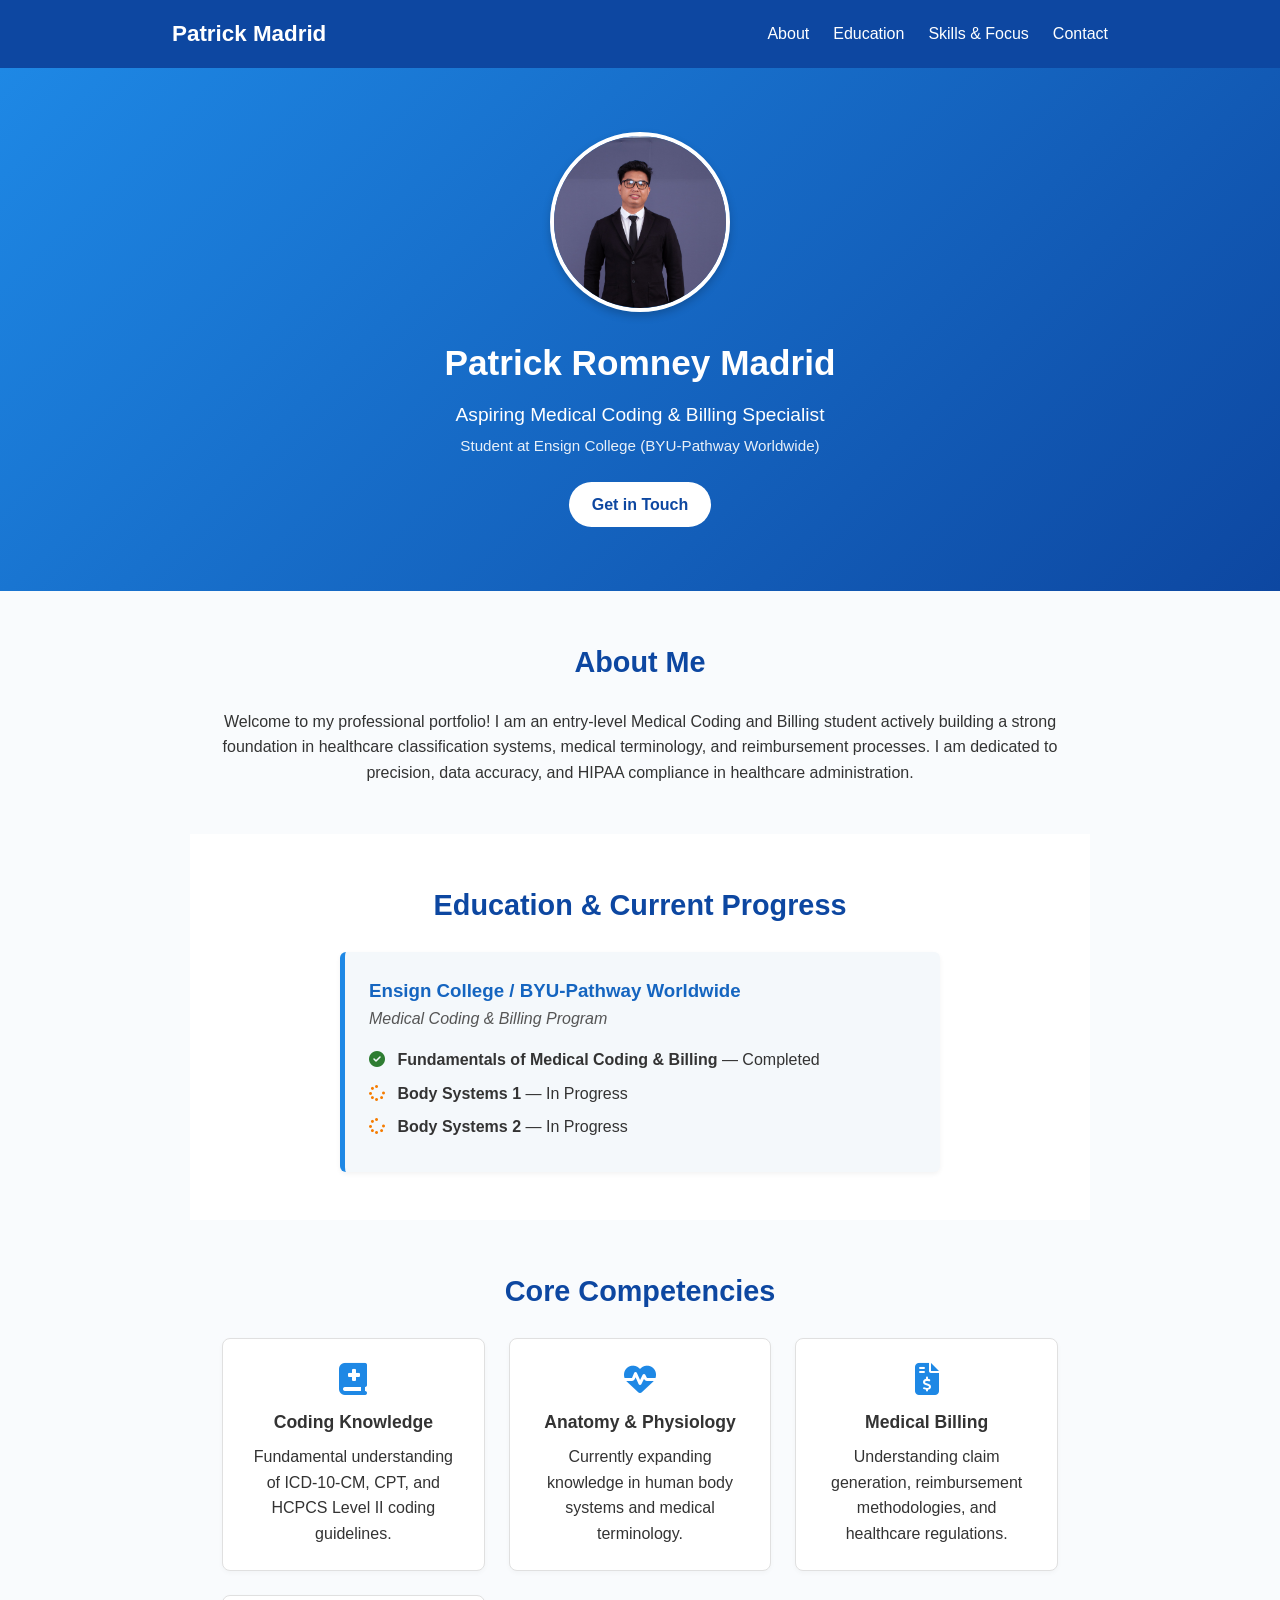
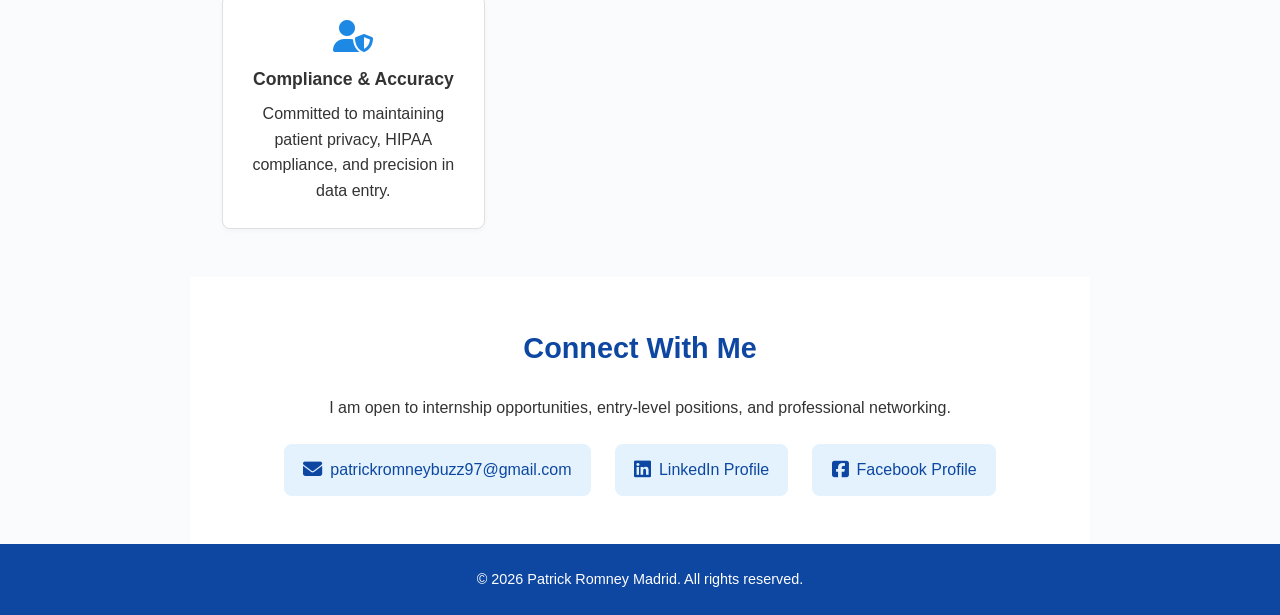
<file: index.html>
<!DOCTYPE html>
<html lang="en">
<head>
    <meta charset="UTF-8">
    <meta name="viewport" content="width=device-width, initial-scale=1.0">
    <title>Patrick Romney Madrid - Medical Coding Portfolio</title>
    <link rel="stylesheet" href="style.css">
    <!-- Font Awesome for Social Icons -->
    <link rel="stylesheet" href="https://cdnjs.cloudflare.com/ajax/libs/font-awesome/6.4.0/css/all.min.css">
</head>
<body>

    <!-- Navigation Header -->
    <header>
        <nav class="navbar">
            <div class="logo">Patrick Madrid</div>
            <ul class="nav-links">
                <li><a href="#about">About</a></li>
                <li><a href="#education">Education</a></li>
                <li><a href="#skills">Skills & Focus</a></li>
                <li><a href="#contact">Contact</a></li>
            </ul>
        </nav>
    </header>

    <!-- Hero / Profile Section -->
    <section id="hero">
        <div class="hero-container">
            <img src="DSC_0772.jpg" alt="Patrick Romney Madrid Profile Picture" id="profile-img">
            <h1>Patrick Romney Madrid</h1>
            <p class="tagline">Aspiring Medical Coding & Billing Specialist</p>
            <p class="sub-tagline">Student at Ensign College (BYU-Pathway Worldwide)</p>
            <a href="#contact" class="btn">Get in Touch</a>
        </div>
    </section>

    <!-- About Me Section -->
    <section id="about" class="section">
        <h2>About Me</h2>
        <p>
            Welcome to my professional portfolio! I am an entry-level Medical Coding and Billing student actively building a strong foundation in healthcare classification systems, medical terminology, and reimbursement processes. I am dedicated to precision, data accuracy, and HIPAA compliance in healthcare administration.
        </p>
    </section>

    <!-- Education & Status -->
    <section id="education" class="section bg-light">
        <h2>Education & Current Progress</h2>
        <div class="card">
            <h3>Ensign College / BYU-Pathway Worldwide</h3>
            <p class="degree">Medical Coding & Billing Program</p>
            <ul class="course-list">
                <li><i class="fa-solid fa-circle-check completed"></i> <strong>Fundamentals of Medical Coding & Billing</strong> — Completed</li>
                <li><i class="fa-solid fa-spinner in-progress"></i> <strong>Body Systems 1</strong> — In Progress</li>
                <li><i class="fa-solid fa-spinner in-progress"></i> <strong>Body Systems 2</strong> — In Progress</li>
            </ul>
        </div>
    </section>

    <!-- Skills Section -->
    <section id="skills" class="section">
        <h2>Core Competencies</h2>
        <div class="skills-grid">
            <div class="skill-card">
                <i class="fa-solid fa-book-medical"></i>
                <h3>Coding Knowledge</h3>
                <p>Fundamental understanding of ICD-10-CM, CPT, and HCPCS Level II coding guidelines.</p>
            </div>
            <div class="skill-card">
                <i class="fa-solid fa-heart-pulse"></i>
                <h3>Anatomy & Physiology</h3>
                <p>Currently expanding knowledge in human body systems and medical terminology.</p>
            </div>
            <div class="skill-card">
                <i class="fa-solid fa-file-invoice-dollar"></i>
                <h3>Medical Billing</h3>
                <p>Understanding claim generation, reimbursement methodologies, and healthcare regulations.</p>
            </div>
            <div class="skill-card">
                <i class="fa-solid fa-user-shield"></i>
                <h3>Compliance & Accuracy</h3>
                <p>Committed to maintaining patient privacy, HIPAA compliance, and precision in data entry.</p>
            </div>
        </div>
    </section>

    <!-- Contact Section -->
    <section id="contact" class="section bg-light">
        <h2>Connect With Me</h2>
        <p>I am open to internship opportunities, entry-level positions, and professional networking.</p>
        
        <div class="contact-links">
            <a href="mailto:patrickromneybuzz97@gmail.com" class="contact-item">
                <i class="fa-solid fa-envelope"></i>
                <span>patrickromneybuzz97@gmail.com</span>
            </a>
            <a href="https://www.linkedin.com/in/patrick-romney-madrid-0456ba289/" target="_blank" rel="noopener noreferrer" class="contact-item">
                <i class="fa-brands fa-linkedin"></i>
                <span>LinkedIn Profile</span>
            </a>
            <a href="https://www.facebook.com/patrickromney.madridii" target="_blank" rel="noopener noreferrer" class="contact-item">
                <i class="fa-brands fa-square-facebook"></i>
                <span>Facebook Profile</span>
            </a>
        </div>
    </section>

    <!-- Footer -->
    <footer>
        <p>&copy; <span id="year"></span> Patrick Romney Madrid. All rights reserved.</p>
    </footer>

    <script src="script.js"></script>
</body>
</html>
</file>
<file: style.css>
/* General Reset */
* {
    margin: 0;
    padding: 0;
    box-sizing: border-box;
    font-family: 'Segoe UI', Tahoma, Geneva, Verdana, sans-serif;
}

body {
    color: #333;
    line-height: 1.6;
    background-color: #f9fbfd;
}

/* Header & Nav */
header {
    background-color: #0d47a1;
    position: sticky;
    top: 0;
    z-index: 1000;
}

.navbar {
    display: flex;
    justify-content: space-between;
    align-items: center;
    max-width: 1000px;
    margin: 0 auto;
    padding: 1rem 2rem;
}

.logo {
    color: #fff;
    font-size: 1.4rem;
    font-weight: bold;
}

.nav-links {
    list-style: none;
    display: flex;
    gap: 1.5rem;
}

.nav-links a {
    color: #fff;
    text-decoration: none;
    font-weight: 500;
    transition: color 0.3s;
}

.nav-links a:hover {
    color: #90caf9;
}

/* Hero Section */
#hero {
    background: linear-gradient(135deg, #1e88e5, #0d47a1);
    color: white;
    text-align: center;
    padding: 4rem 2rem;
}

#profile-img {
    width: 180px;
    height: 180px;
    border-radius: 50%;
    object-fit: cover;
    border: 4px solid #ffffff;
    margin-bottom: 1rem;
    box-shadow: 0 4px 8px rgba(0,0,0,0.2);
}

#hero h1 {
    font-size: 2.2rem;
    margin-bottom: 0.5rem;
}

.tagline {
    font-size: 1.2rem;
    font-weight: 300;
    margin-bottom: 0.2rem;
}

.sub-tagline {
    font-size: 0.95rem;
    opacity: 0.9;
    margin-bottom: 1.5rem;
}

.btn {
    display: inline-block;
    background-color: #ffffff;
    color: #0d47a1;
    padding: 0.6rem 1.4rem;
    border-radius: 25px;
    text-decoration: none;
    font-weight: bold;
    transition: background-color 0.3s;
}

.btn:hover {
    background-color: #e3f2fd;
}

/* Common Section Layout */
.section {
    max-width: 900px;
    margin: 0 auto;
    padding: 3rem 2rem;
    text-align: center;
}

.bg-light {
    background-color: #ffffff;
}

.section h2 {
    font-size: 1.8rem;
    color: #0d47a1;
    margin-bottom: 1.5rem;
    position: relative;
}

/* Education Card */
.card {
    background: #f4f8fb;
    border-left: 5px solid #1e88e5;
    padding: 1.5rem;
    border-radius: 6px;
    text-align: left;
    max-width: 600px;
    margin: 0 auto;
    box-shadow: 0 2px 5px rgba(0,0,0,0.05);
}

.card h3 {
    color: #1565c0;
}

.degree {
    font-style: italic;
    margin-bottom: 1rem;
    color: #555;
}

.course-list {
    list-style: none;
}

.course-list li {
    margin-bottom: 0.5rem;
}

.completed { color: #2e7d32; margin-right: 0.5rem; }
.in-progress { color: #f57c00; margin-right: 0.5rem; }

/* Skills Grid */
.skills-grid {
    display: grid;
    grid-template-columns: repeat(auto-fit, minmax(200px, 1fr));
    gap: 1.5rem;
    margin-top: 1rem;
}

.skill-card {
    background: white;
    padding: 1.5rem;
    border-radius: 8px;
    border: 1px solid #e0e0e0;
    box-shadow: 0 2px 5px rgba(0,0,0,0.03);
}

.skill-card i {
    font-size: 2rem;
    color: #1e88e5;
    margin-bottom: 0.8rem;
}

.skill-card h3 {
    font-size: 1.1rem;
    margin-bottom: 0.5rem;
}

/* Contact Links */
.contact-links {
    display: flex;
    flex-wrap: wrap;
    justify-content: center;
    gap: 1.5rem;
    margin-top: 1.5rem;
}

.contact-item {
    display: flex;
    align-items: center;
    gap: 0.5rem;
    text-decoration: none;
    color: #0d47a1;
    font-weight: 500;
    background: #e3f2fd;
    padding: 0.8rem 1.2rem;
    border-radius: 8px;
    transition: background-color 0.3s;
}

.contact-item:hover {
    background: #bbdefb;
}

.contact-item i {
    font-size: 1.2rem;
}

/* Footer */
footer {
    background: #0d47a1;
    color: white;
    text-align: center;
    padding: 1.5rem;
    font-size: 0.9rem;
}

/* Responsive Design */
@media (max-width: 600px) {
    .navbar {
        flex-direction: column;
        gap: 0.5rem;
    }
    
    .contact-links {
        flex-direction: column;
        align-items: stretch;
    }
}
</file>
